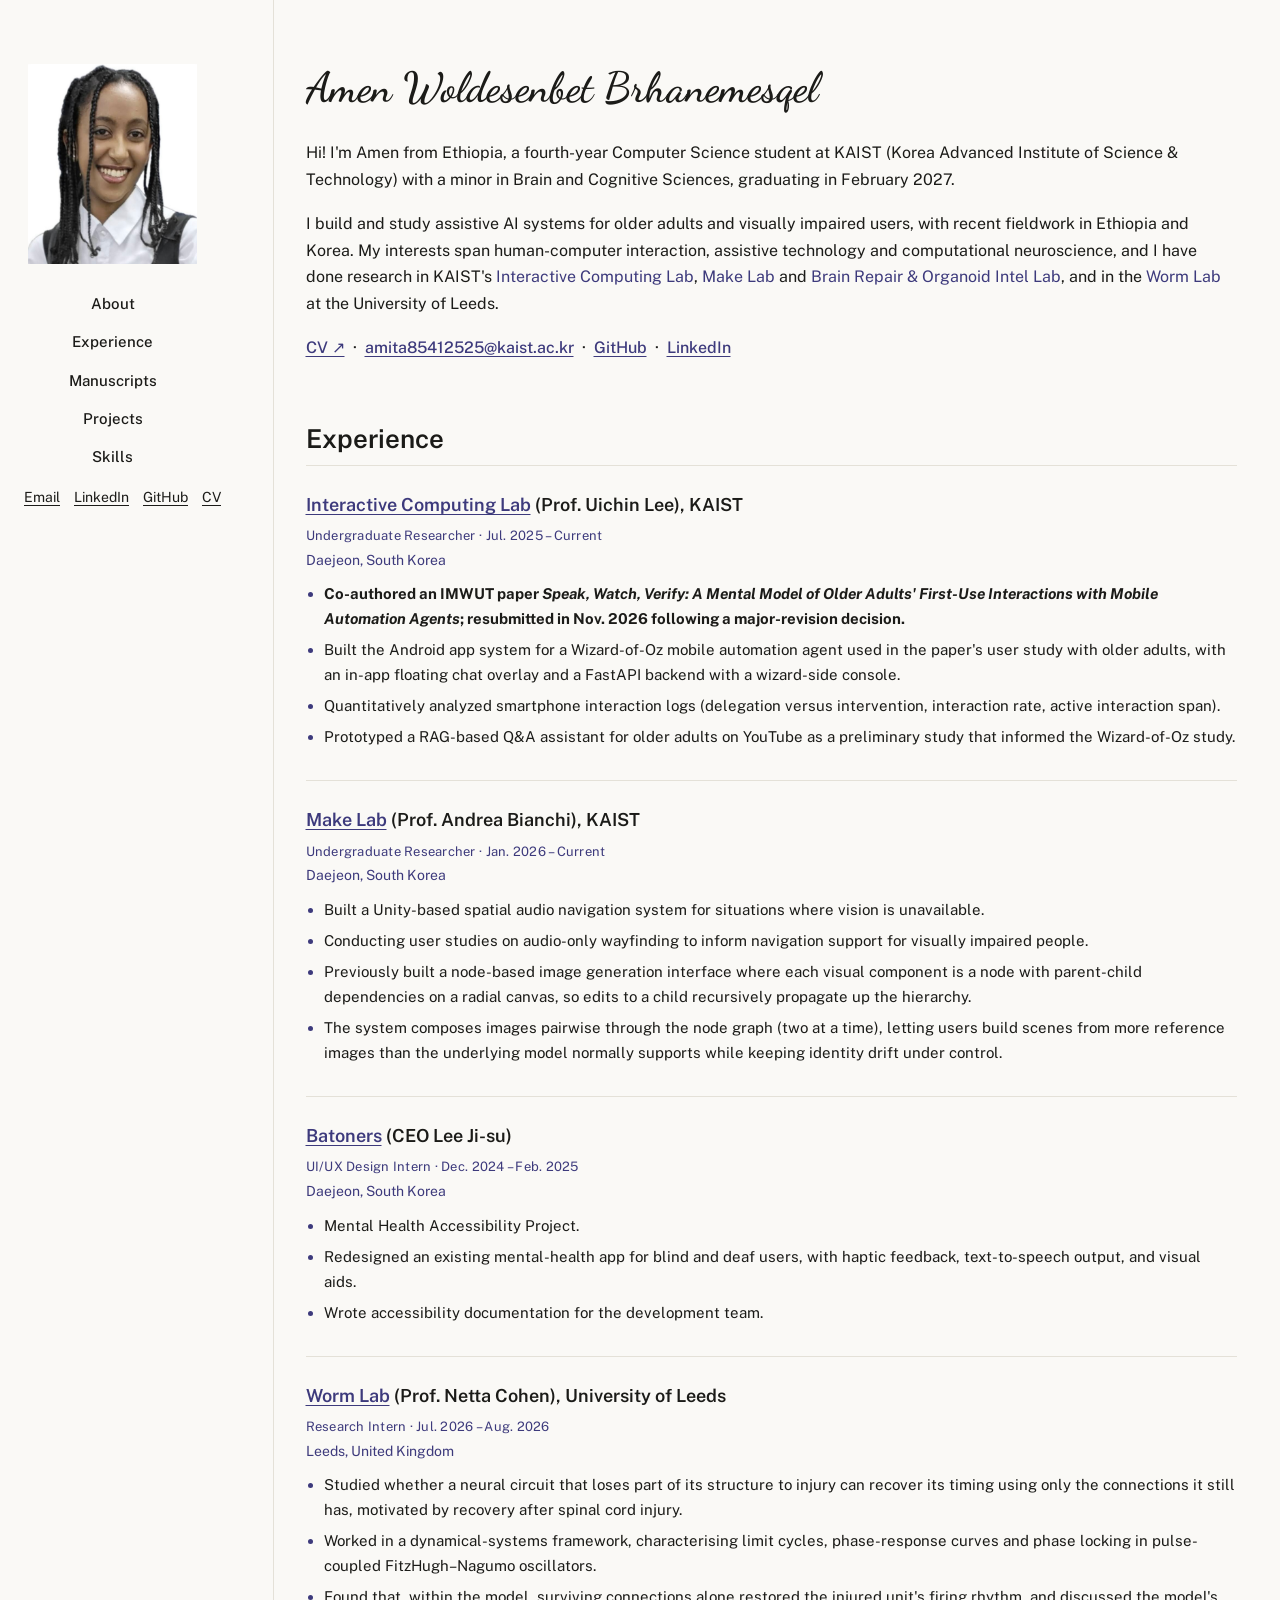
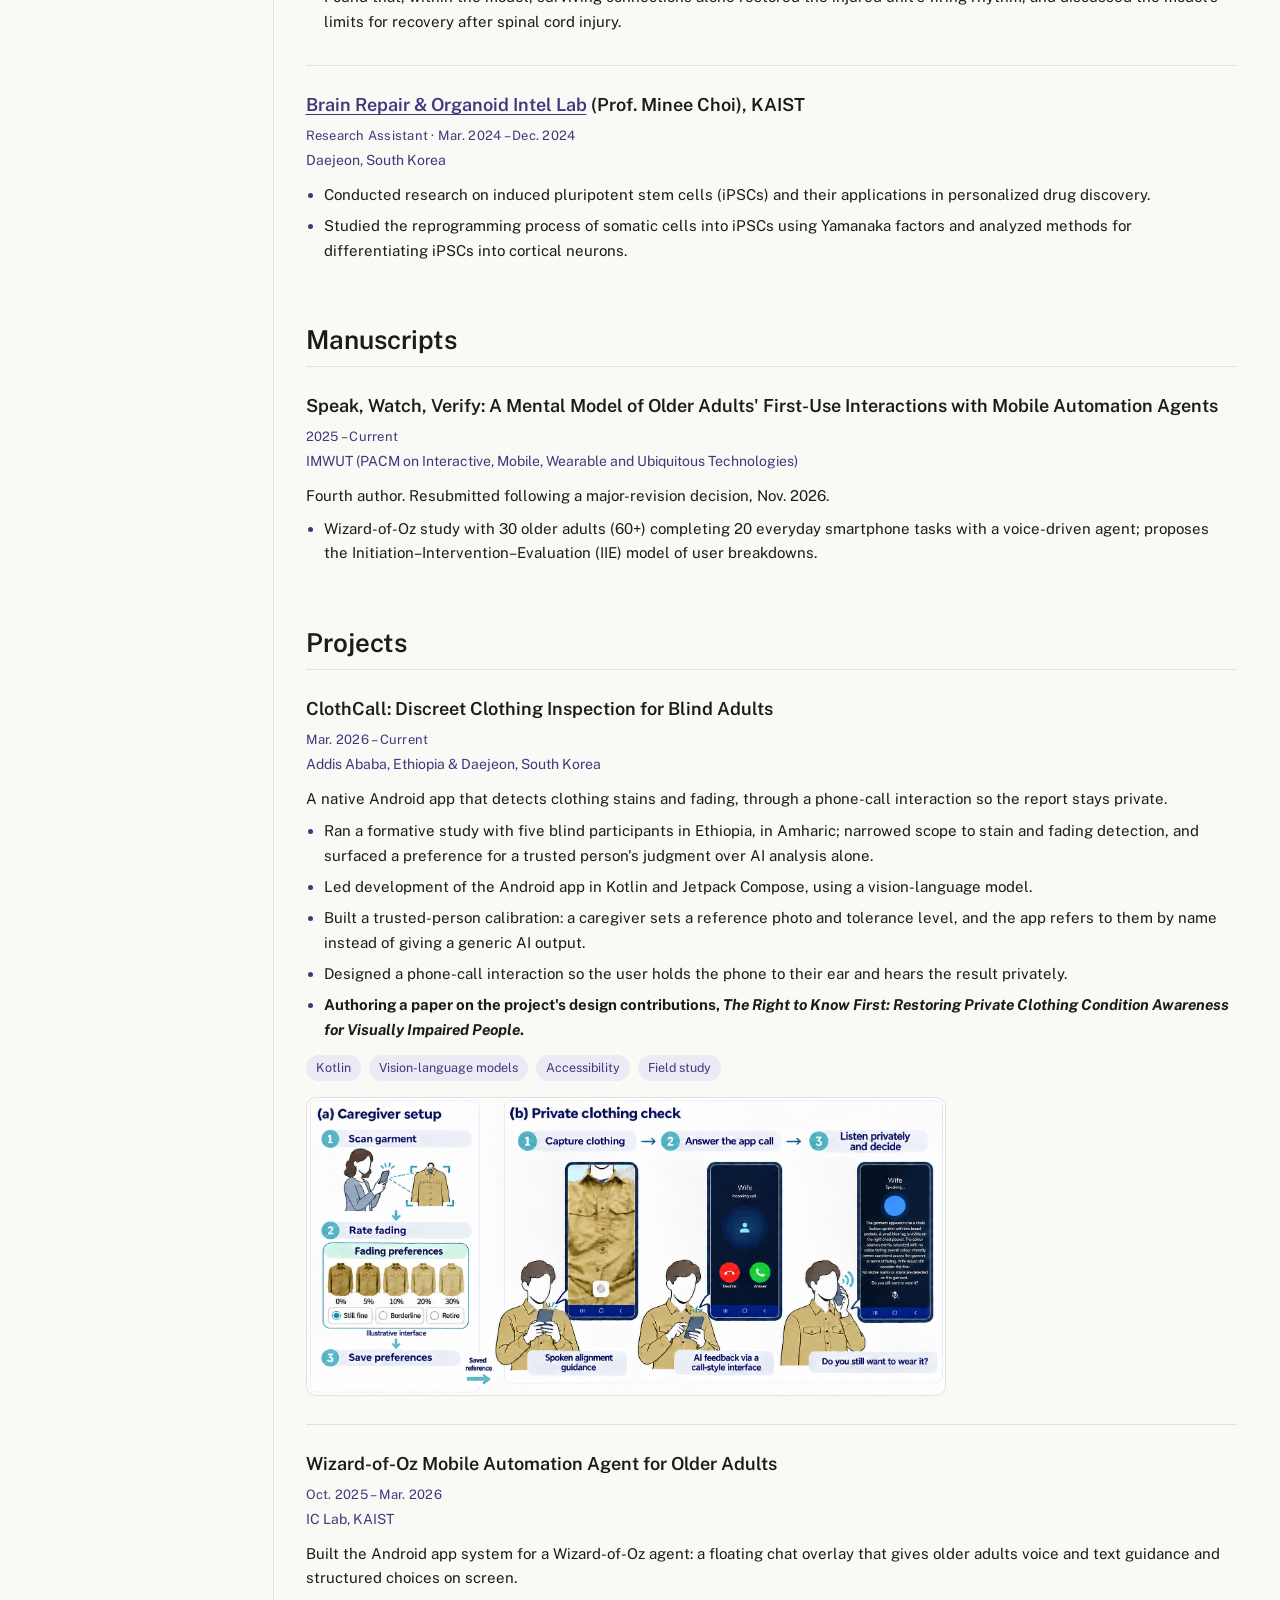
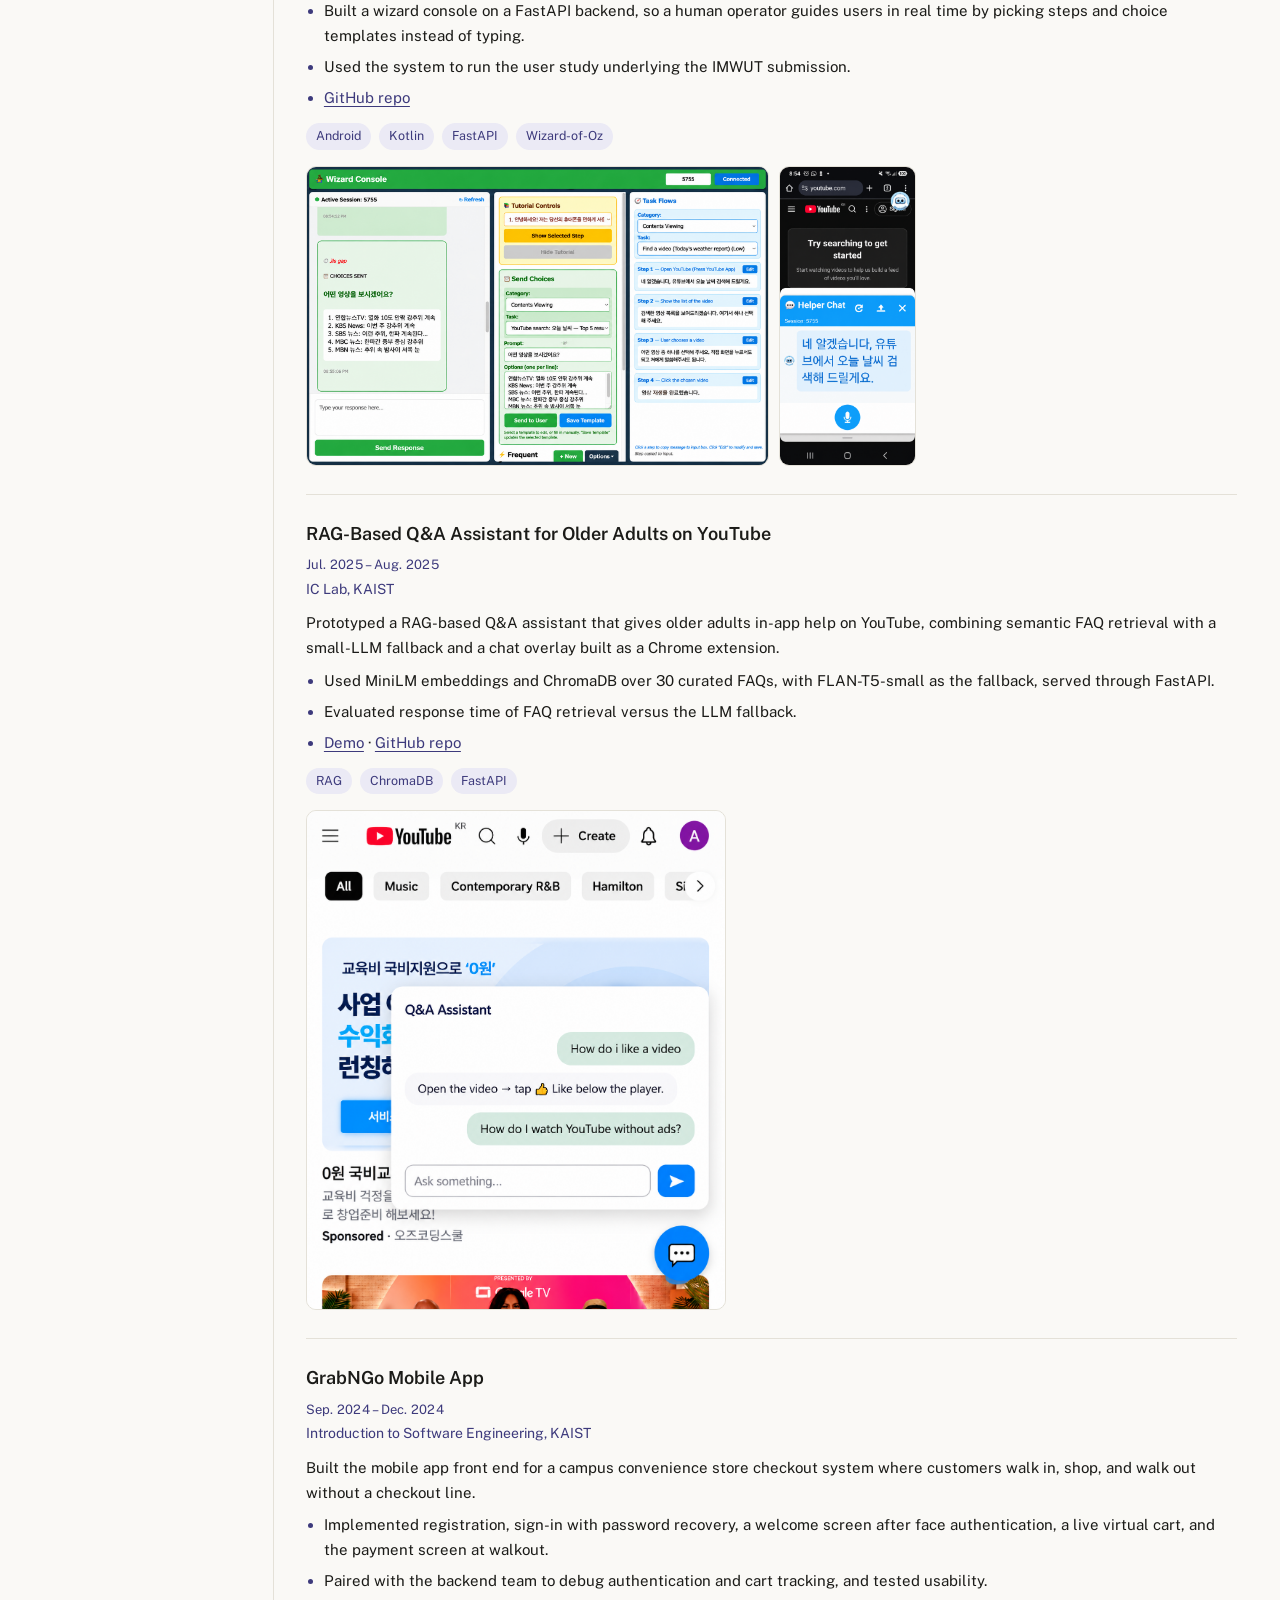
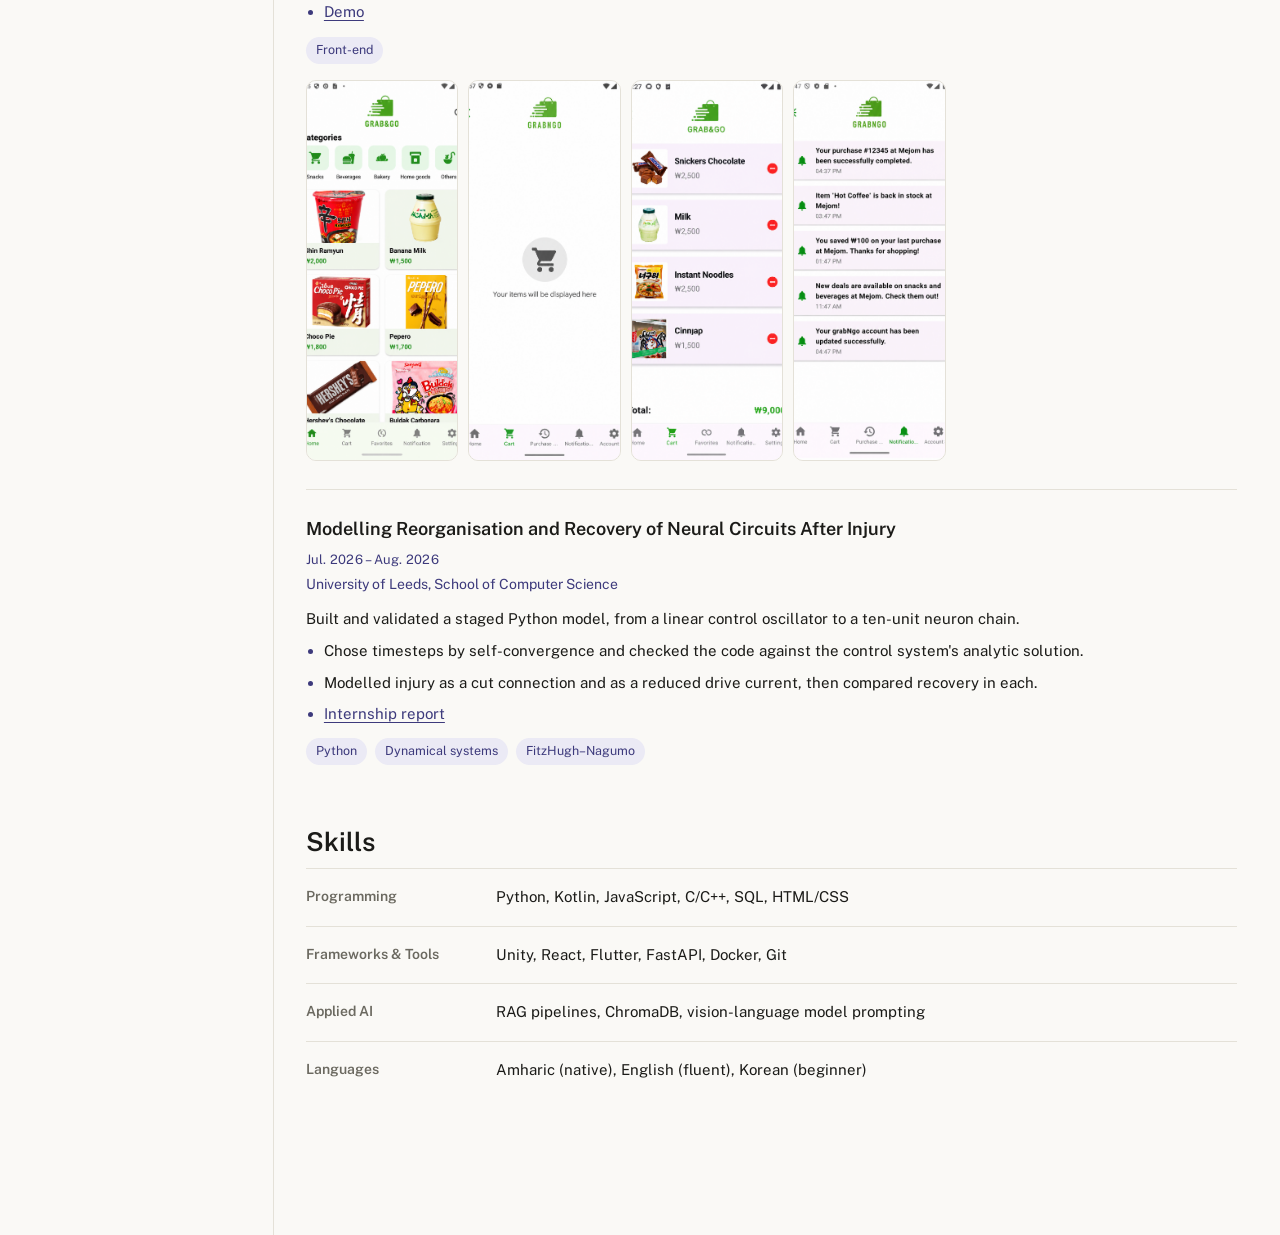
<file: index.html>
<!DOCTYPE html>
<html lang="en">
<head>
<meta charset="UTF-8">
<meta name="viewport" content="width=device-width, initial-scale=1.0">
<title>Amen W. Brhanemesqel</title>
<link rel="preconnect" href="https://fonts.googleapis.com">
<link rel="preconnect" href="https://fonts.gstatic.com" crossorigin>
<link href="https://fonts.googleapis.com/css2?family=Dancing+Script:wght@600;700&family=Fraunces:opsz,wght@9..144,500;9..144,600&family=Public+Sans:ital,wght@0,400;0,500;0,600;1,400&display=swap" rel="stylesheet">
<link rel="stylesheet" href="style.css">
</head>
<body>

<div class="layout">

  <aside class="sidebar">
    <img class="avatar" src="images/avatar.jpg" alt="Portrait of Amen Woldesenbet Brhanemesqel">
    <nav>
      <a href="#about">About</a>
      <a href="#experience">Experience</a>
      <a href="#manuscripts">Manuscripts</a>
      <a href="#projects">Projects</a>
      <a href="#skills">Skills</a>
    </nav>
    <div class="sidebar-footer">
      <div class="social-links">
        <a href="mailto:amita85412525@kaist.ac.kr">Email</a>
        <a href="https://www.linkedin.com/in/amen-woldesenbet-brhanemesqel-42a0aa442" target="_blank" rel="noopener">LinkedIn</a>
        <a href="https://github.com/amenwolde" target="_blank" rel="noopener">GitHub</a>
        <a href="Amen_Woldesenbet_Brhanemesqel.pdf" target="_blank" rel="noopener">CV</a>
      </div>
    </div>
  </aside>

  <main>

    <section id="about">
      <p class="signature">Amen Woldesenbet Brhanemesqel</p>

      <p>Hi! I'm Amen from Ethiopia, a fourth-year Computer Science student at KAIST (Korea Advanced Institute of Science &amp; Technology) with a minor in Brain and Cognitive Sciences, graduating in February 2027.</p>

      <p>I build and study assistive AI systems for older adults and visually impaired users, with recent fieldwork in Ethiopia and Korea. My interests span human-computer interaction, assistive technology and computational neuroscience, and I have done research in KAIST's <a href="https://ic.kaist.ac.kr/" target="_blank" rel="noopener">Interactive Computing Lab</a>, <a href="https://make.kaist.ac.kr/about" target="_blank" rel="noopener">Make Lab</a> and <a href="https://mineechoilab.kaist.ac.kr/members/amen-woldesenbet.html" target="_blank" rel="noopener">Brain Repair &amp; Organoid Intel Lab</a>, and in the <a href="http://wormlab.eu/" target="_blank" rel="noopener">Worm Lab</a> at the University of Leeds.</p>

      <p class="lead-link"><a href="Amen_Woldesenbet_Brhanemesqel.pdf" target="_blank" rel="noopener">CV ↗</a> &nbsp;·&nbsp; <a href="mailto:amita85412525@kaist.ac.kr">amita85412525@kaist.ac.kr</a> &nbsp;·&nbsp; <a href="https://github.com/amenwolde" target="_blank" rel="noopener">GitHub</a> &nbsp;·&nbsp; <a href="https://www.linkedin.com/in/amen-woldesenbet-brhanemesqel-42a0aa442" target="_blank" rel="noopener">LinkedIn</a></p>
    </section>

    <section id="experience">
      <h2>Experience</h2>

      <div class="entry">
        <h3><a href="https://ic.kaist.ac.kr/" target="_blank" rel="noopener">Interactive Computing Lab</a> (Prof. Uichin Lee), KAIST</h3>
        <div class="meta">Undergraduate Researcher · Jul. 2025 – Current</div>
        <div class="place">Daejeon, South Korea</div>
        <ul>
          <li><strong>Co-authored an IMWUT paper <em>Speak, Watch, Verify: A Mental Model of Older Adults' First-Use Interactions with Mobile Automation Agents</em>; resubmitted in Nov. 2026 following a major-revision decision.</strong></li>
          <li>Built the Android app system for a Wizard-of-Oz mobile automation agent used in the paper's user study with older adults, with an in-app floating chat overlay and a FastAPI backend with a wizard-side console.</li>
          <li>Quantitatively analyzed smartphone interaction logs (delegation versus intervention, interaction rate, active interaction span).</li>
          <li>Prototyped a RAG-based Q&amp;A assistant for older adults on YouTube as a preliminary study that informed the Wizard-of-Oz study.</li>
        </ul>
      </div>

      <div class="entry">
        <h3><a href="https://make.kaist.ac.kr/about" target="_blank" rel="noopener">Make Lab</a> (Prof. Andrea Bianchi), KAIST</h3>
        <div class="meta">Undergraduate Researcher · Jan. 2026 – Current</div>
        <div class="place">Daejeon, South Korea</div>
        <ul>
          <li>Built a Unity-based spatial audio navigation system for situations where vision is unavailable.</li>
          <li>Conducting user studies on audio-only wayfinding to inform navigation support for visually impaired people.</li>
          <li>Previously built a node-based image generation interface where each visual component is a node with parent-child dependencies on a radial canvas, so edits to a child recursively propagate up the hierarchy.</li>
          <li>The system composes images pairwise through the node graph (two at a time), letting users build scenes from more reference images than the underlying model normally supports while keeping identity drift under control.</li>
        </ul>
      </div>

      <div class="entry">
        <h3><a href="https://batoners.com/" target="_blank" rel="noopener">Batoners</a> (CEO Lee Ji-su)</h3>
        <div class="meta">UI/UX Design Intern · Dec. 2024 – Feb. 2025</div>
        <div class="place">Daejeon, South Korea</div>
        <ul>
          <li>Mental Health Accessibility Project.</li>
          <li>Redesigned an existing mental-health app for blind and deaf users, with haptic feedback, text-to-speech output, and visual aids.</li>
          <li>Wrote accessibility documentation for the development team.</li>
        </ul>
      </div>

      <div class="entry">
        <h3><a href="http://wormlab.eu/" target="_blank" rel="noopener">Worm Lab</a> (Prof. Netta Cohen), University of Leeds</h3>
        <div class="meta">Research Intern · Jul. 2026 – Aug. 2026</div>
        <div class="place">Leeds, United Kingdom</div>
        <ul>
          <li>Studied whether a neural circuit that loses part of its structure to injury can recover its timing using only the connections it still has, motivated by recovery after spinal cord injury.</li>
          <li>Worked in a dynamical-systems framework, characterising limit cycles, phase-response curves and phase locking in pulse-coupled FitzHugh–Nagumo oscillators.</li>
          <li>Found that, within the model, surviving connections alone restored the injured unit's firing rhythm, and discussed the model's limits for recovery after spinal cord injury.</li>
        </ul>
      </div>

      <div class="entry">
        <h3><a href="https://mineechoilab.kaist.ac.kr/members/amen-woldesenbet.html" target="_blank" rel="noopener">Brain Repair &amp; Organoid Intel Lab</a> (Prof. Minee Choi), KAIST</h3>
        <div class="meta">Research Assistant · Mar. 2024 – Dec. 2024</div>
        <div class="place">Daejeon, South Korea</div>
        <ul>
          <li>Conducted research on induced pluripotent stem cells (iPSCs) and their applications in personalized drug discovery.</li>
          <li>Studied the reprogramming process of somatic cells into iPSCs using Yamanaka factors and analyzed methods for differentiating iPSCs into cortical neurons.</li>
        </ul>
      </div>
    </section>

    <section id="manuscripts">
      <h2>Manuscripts</h2>

      <div class="entry">
        <h3>Speak, Watch, Verify: A Mental Model of Older Adults' First-Use Interactions with Mobile Automation Agents</h3>
        <div class="meta">2025 – Current</div>
        <div class="place">IMWUT (PACM on Interactive, Mobile, Wearable and Ubiquitous Technologies)</div>
        <p>Fourth author. Resubmitted following a major-revision decision, Nov. 2026.</p>
        <ul>
          <li>Wizard-of-Oz study with 30 older adults (60+) completing 20 everyday smartphone tasks with a voice-driven agent; proposes the Initiation–Intervention–Evaluation (IIE) model of user breakdowns.</li>
        </ul>
      </div>
    </section>

    <section id="projects">
      <h2>Projects</h2>

      <div class="entry">
        <h3>ClothCall: Discreet Clothing Inspection for Blind Adults</h3>
        <div class="meta">Mar. 2026 – Current</div>
        <div class="place">Addis Ababa, Ethiopia &amp; Daejeon, South Korea</div>
        <p>A native Android app that detects clothing stains and fading, through a phone-call interaction so the report stays private.</p>
        <ul>
          <li>Ran a formative study with five blind participants in Ethiopia, in Amharic; narrowed scope to stain and fading detection, and surfaced a preference for a trusted person's judgment over AI analysis alone.</li>
          <li>Led development of the Android app in Kotlin and Jetpack Compose, using a vision-language model.</li>
          <li>Built a trusted-person calibration: a caregiver sets a reference photo and tolerance level, and the app refers to them by name instead of giving a generic AI output.</li>
          <li>Designed a phone-call interaction so the user holds the phone to their ear and hears the result privately.</li>
          <li><strong>Authoring a paper on the project's design contributions, <em>The Right to Know First: Restoring Private Clothing Condition Awareness for Visually Impaired People</em>.</strong></li>
        </ul>
        <div class="tag-row">
          <span class="tag">Kotlin</span>
          <span class="tag">Vision-language models</span>
          <span class="tag">Accessibility</span>
          <span class="tag">Field study</span>
        </div>
        <img class="entry-img clothcall-overview" src="images/clothcall-overview-faceless-v7.png" alt="ClothCall overview: the flow from calibrating a trusted person, taking a shirt photo, receiving a call, and hearing the inspection result">

      </div>

      <div class="entry">
        <h3>Wizard-of-Oz Mobile Automation Agent for Older Adults</h3>
        <div class="meta">Oct. 2025 – Mar. 2026</div>
        <div class="place">IC Lab, KAIST</div>
        <p>Built the Android app system for a Wizard-of-Oz agent: a floating chat overlay that gives older adults voice and text guidance and structured choices on screen.</p>
        <ul>
          <li>Built a wizard console on a FastAPI backend, so a human operator guides users in real time by picking steps and choice templates instead of typing.</li>
          <li>Used the system to run the user study underlying the IMWUT submission.</li>
          <li><a href="https://github.com/Kaist-ICLab/Mobile-AI-helper" target="_blank" rel="noopener">GitHub repo</a></li>
        </ul>
        <div class="tag-row">
          <span class="tag">Android</span>
          <span class="tag">Kotlin</span>
          <span class="tag">FastAPI</span>
          <span class="tag">Wizard-of-Oz</span>
        </div>
        <div class="image-row pair">
          <img class="entry-img wide" src="images/wizard-of-oz-console.png" alt="Wizard Console: active session with choices sent to the user ('어떤 영상을 보시겠어요?' and five Korean news options), tutorial controls, 'Send Choices' template picker, and a Task Flows panel showing the Contents Viewing task 'Find a video (Today's weather report)' broken into four editable steps">
          <img class="entry-img phone" src="images/wizard-of-oz-phone.png" alt="Older-adult phone on YouTube KR with the Helper Chat overlay opened; the assistant says in Korean '네 알겠습니다, 유튜브에서 오늘 날씨 검색해 드릴게요.' above a large microphone button">
        </div>
      </div>

      <div class="entry">
        <h3>RAG-Based Q&amp;A Assistant for Older Adults on YouTube</h3>
        <div class="meta">Jul. 2025 – Aug. 2025</div>
        <div class="place">IC Lab, KAIST</div>
        <p>Prototyped a RAG-based Q&amp;A assistant that gives older adults in-app help on YouTube, combining semantic FAQ retrieval with a small-LLM fallback and a chat overlay built as a Chrome extension.</p>
        <ul>
          <li>Used MiniLM embeddings and ChromaDB over 30 curated FAQs, with FLAN-T5-small as the fallback, served through FastAPI.</li>
          <li>Evaluated response time of FAQ retrieval versus the LLM fallback.</li>
          <li><a href="https://drive.google.com/file/d/1zM8v5Gv-6i6zQXkNu6hFYhzypun6-TdA/view?usp=sharing" target="_blank" rel="noopener">Demo</a> · <a href="https://github.com/amenwolde/Youtube-extension" target="_blank" rel="noopener">GitHub repo</a></li>
        </ul>
        <div class="tag-row">
          <span class="tag">RAG</span>
          <span class="tag">ChromaDB</span>
          <span class="tag">FastAPI</span>
        </div>
        <img class="entry-img" src="images/youtube-rag-ext.png" alt="Q&amp;A Assistant overlay on YouTube KR: user asks 'How do I like a video' and the assistant replies 'Open the video, tap Like below the player'; a second question 'How do I watch YouTube without ads?' is in the input">
      </div>

      <div class="entry">
        <h3>GrabNGo Mobile App</h3>
        <div class="meta">Sep. 2024 – Dec. 2024</div>
        <div class="place">Introduction to Software Engineering, KAIST</div>
        <p>Built the mobile app front end for a campus convenience store checkout system where customers walk in, shop, and walk out without a checkout line.</p>
        <ul>
          <li>Implemented registration, sign-in with password recovery, a welcome screen after face authentication, a live virtual cart, and the payment screen at walkout.</li>
          <li>Paired with the backend team to debug authentication and cart tracking, and tested usability.</li>
          <li><a href="https://drive.google.com/file/d/1HJCICB93lQ8GSmQ17-0LfWwXsdIGV2eK/view?usp=sharing" target="_blank" rel="noopener">Demo</a></li>
        </ul>
        <div class="tag-row">
          <span class="tag">Front-end</span>
        </div>
        <div class="image-row quad">
          <img class="entry-img phone" src="images/grabngo-home.png" alt="GRAB&amp;GO home: Categories row (Snacks, Beverages, Bakery, Home goods, Others) above a product grid with Shin Ramyun ₩2,000, Banana Milk ₩1,500, Choco Pie ₩1,800, Pepero ₩1,700, Hershey's Chocolate, and Buldak Carbonara">
          <img class="entry-img phone" src="images/grabngo-cart-empty.png" alt="GRABNGO empty cart screen with a shopping-cart icon and the message 'Your items will be displayed here', Cart tab active in the bottom nav">
          <img class="entry-img phone" src="images/grabngo-cart-filled.png" alt="GRAB&amp;GO cart with four items (Snickers Chocolate ₩2,500, Milk ₩2,500, Instant Noodles ₩2,500, Cinnjap ₩1,500), each with a red remove button, and a running total of ₩9,000">
          <img class="entry-img phone" src="images/grabngo-notifications.png" alt="GRABNGO notifications feed: purchase #12345 at Mejom completed, Hot Coffee back in stock, saved ₩100 on last purchase, new deals on snacks and beverages, account updated successfully">
        </div>
      </div>

      <div class="entry">
        <h3>Modelling Reorganisation and Recovery of Neural Circuits After Injury</h3>
        <div class="meta">Jul. 2026 – Aug. 2026</div>
        <div class="place">University of Leeds, School of Computer Science</div>
        <p>Built and validated a staged Python model, from a linear control oscillator to a ten-unit neuron chain.</p>
        <ul>
          <li>Chose timesteps by self-convergence and checked the code against the control system's analytic solution.</li>
          <li>Modelled injury as a cut connection and as a reduced drive current, then compared recovery in each.</li>
          <li><a href="https://drive.google.com/file/d/1W3PH9Ff0q4g5hTz11ZcTxBwVVzl6ne8S/view?usp=sharing" target="_blank" rel="noopener">Internship report</a></li>
        </ul>
        <div class="tag-row">
          <span class="tag">Python</span>
          <span class="tag">Dynamical systems</span>
          <span class="tag">FitzHugh–Nagumo</span>
        </div>
      </div>
    </section>

    <section id="skills">
      <h2>Skills</h2>

      <div class="entry skill-row">
        <div class="skill-cat">Programming</div>
        <div class="skill-list">Python, Kotlin, JavaScript, C/C++, SQL, HTML/CSS</div>
      </div>

      <div class="entry skill-row">
        <div class="skill-cat">Frameworks &amp; Tools</div>
        <div class="skill-list">Unity, React, Flutter, FastAPI, Docker, Git</div>
      </div>

      <div class="entry skill-row">
        <div class="skill-cat">Applied AI</div>
        <div class="skill-list">RAG pipelines, ChromaDB, vision-language model prompting</div>
      </div>

      <div class="entry skill-row">
        <div class="skill-cat">Languages</div>
        <div class="skill-list">Amharic (native), English (fluent), Korean (beginner)</div>
      </div>
    </section>

  </main>

</div>

</body>
</html>
</file>
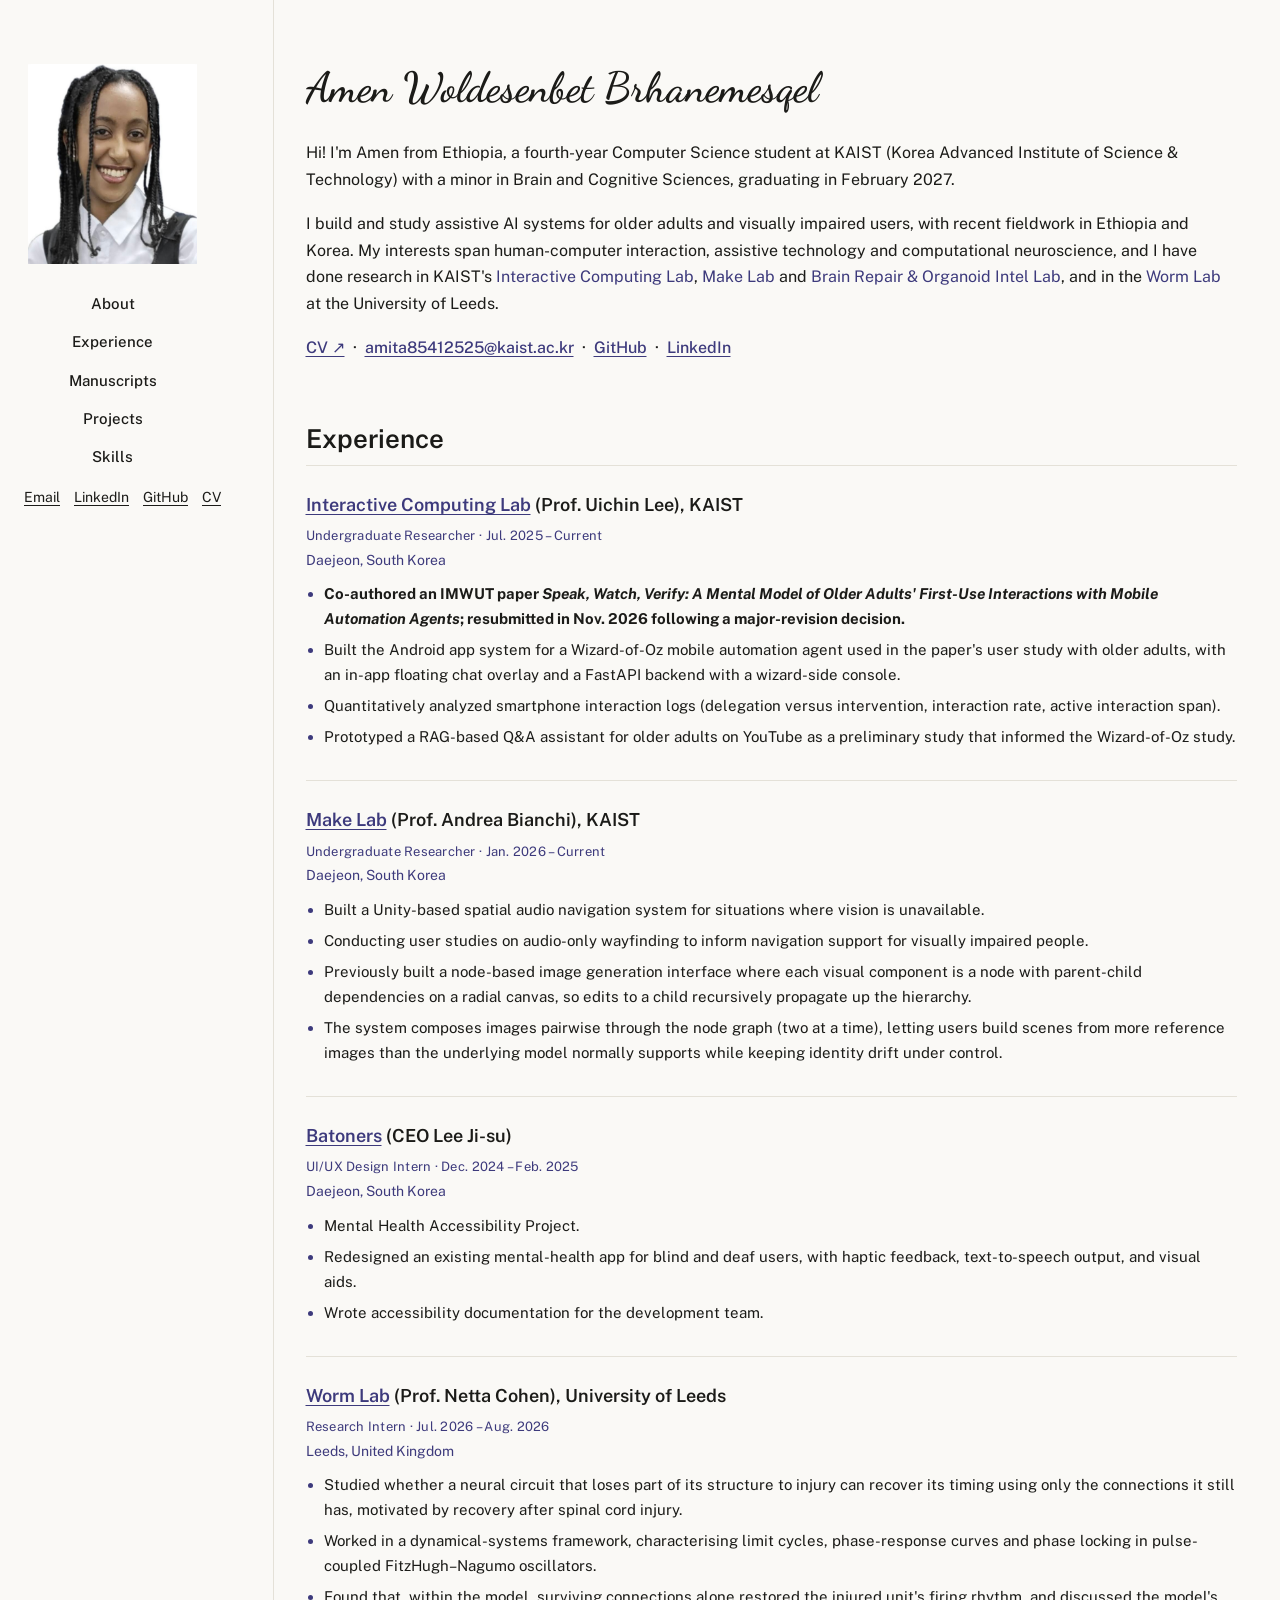
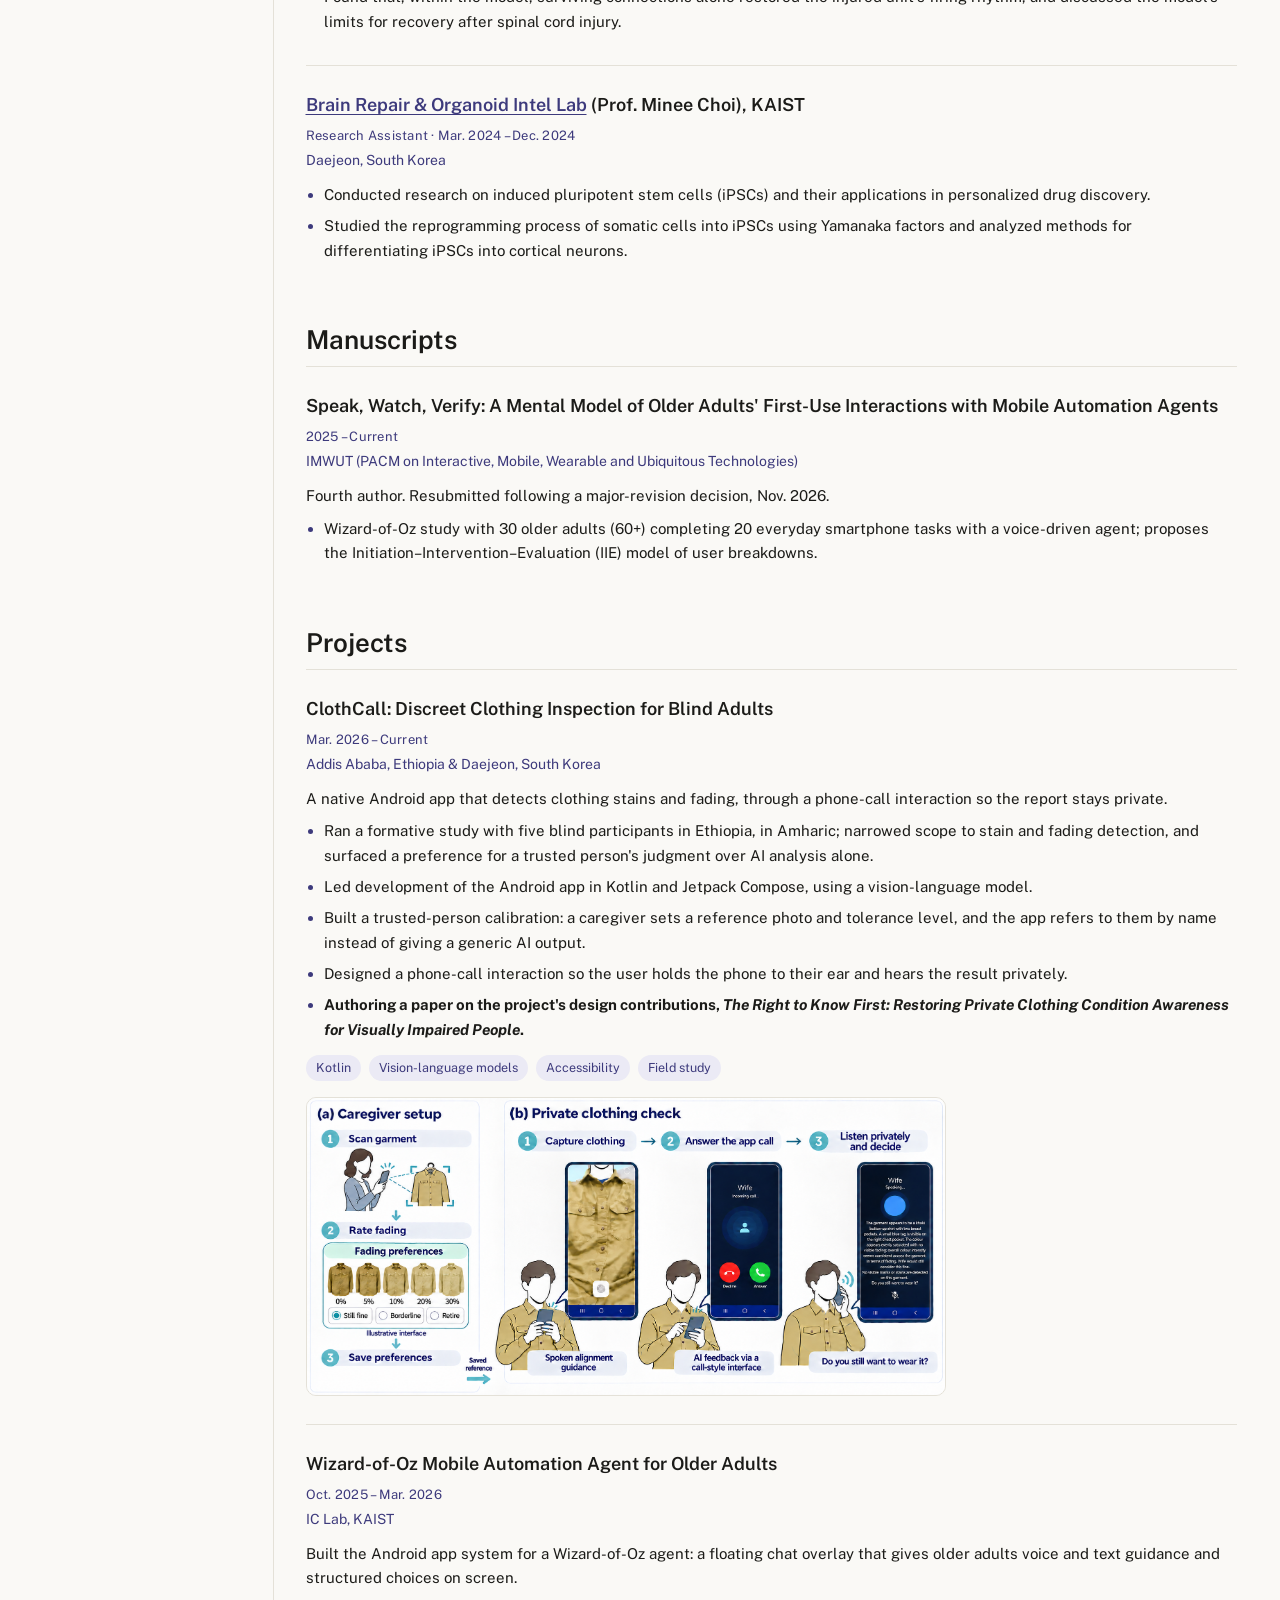
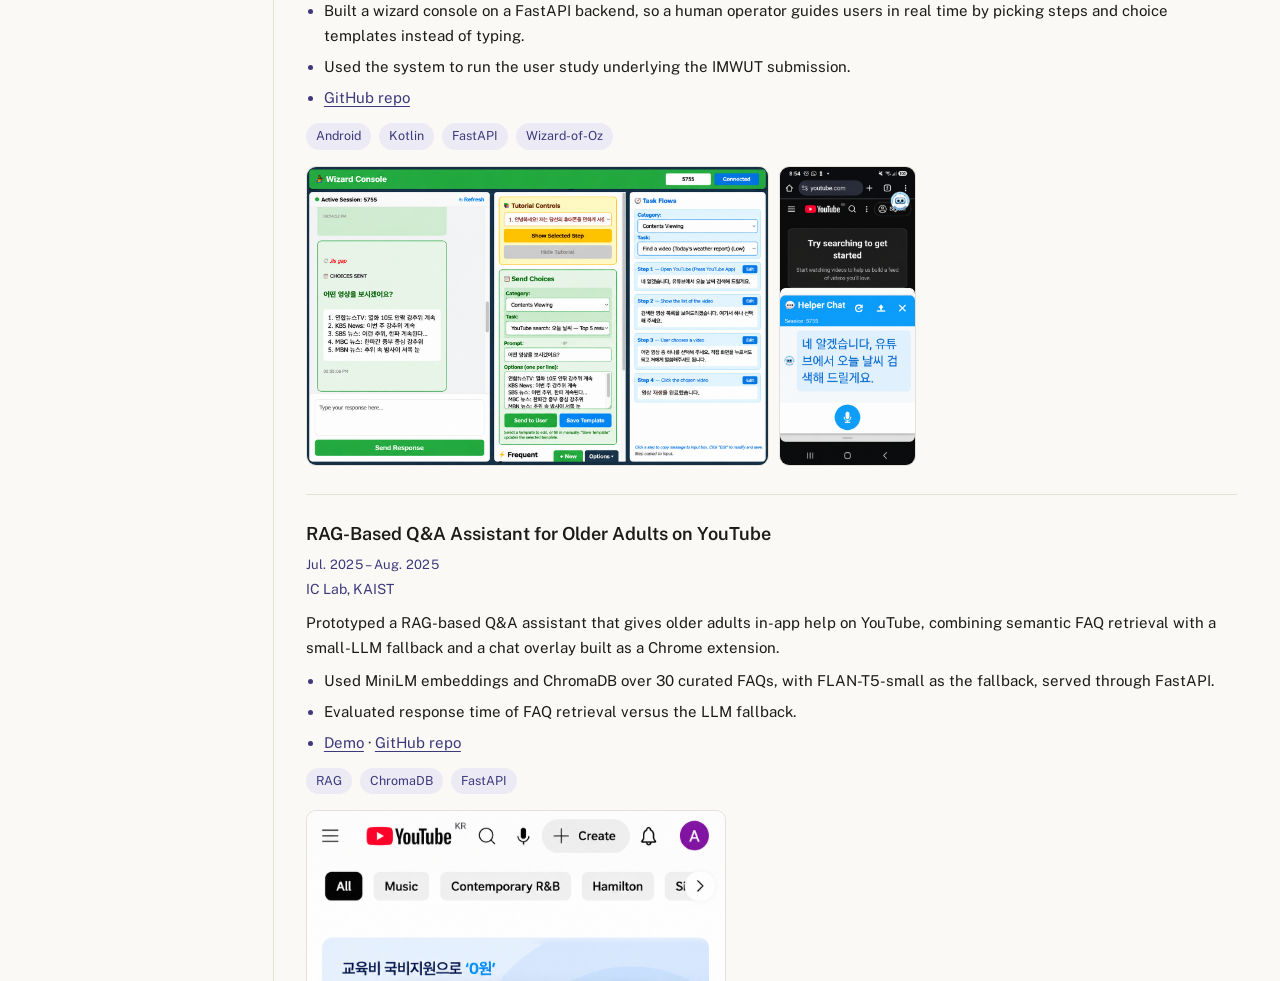
<file: projects.html>
<!DOCTYPE html>
<html lang="en">
<head>
<meta charset="UTF-8">
<meta http-equiv="refresh" content="0; url=index.html#projects">
<link rel="canonical" href="index.html#projects">
<title>Projects · Amen W. Brhanemesqel</title>
</head>
<body>
<p>Redirecting to <a href="index.html#projects">Projects</a>.</p>
</body>
</html>
</file>
<file: style.css>
@font-face {
  font-family: 'Southmore';
  src: url('fonts/Southmore.ttf') format('truetype');
  font-weight: normal;
  font-style: normal;
  font-display: swap;
}

:root {
  --ink: #1B1B18;
  --muted: #6B6960;
  --hair: #E4E1D8;
  --bg: #FAF9F6;
  --card: #FFFFFF;
  --accent: #3D3A7C;
  --accent-soft: #EBEAF5;
}

* { box-sizing: border-box; }

html { overflow-y: scroll; scrollbar-gutter: stable; scroll-behavior: smooth; }

section { scroll-margin-top: 2rem; }

body {
  margin: 0;
  background: var(--bg);
  color: var(--ink);
  font-family: 'Public Sans', -apple-system, BlinkMacSystemFont, sans-serif;
  font-size: 16px;
  line-height: 1.65;
  -webkit-font-smoothing: antialiased;
  overflow-x: hidden;
}

a { color: var(--accent); text-decoration: none; }
a:hover { text-decoration: underline; }

.lead-link a,
.entry a,
.entry ul a {
  text-decoration: underline;
  text-underline-offset: 3px;
  text-decoration-thickness: 1px;
}
.lead-link a:hover,
.entry a:hover,
.entry ul a:hover { text-decoration-thickness: 2px; }

.layout {
  display: grid;
  grid-template-columns: 260px minmax(0, 980px);
  justify-content: center;
  max-width: 1500px;
  margin: 0 auto;
  min-height: 100vh;
}

.sidebar {
  position: sticky;
  top: 0;
  align-self: start;
  padding: 4rem 1.5rem 2rem 0;
  display: flex;
  flex-direction: column;
}

.avatar {
  width: 200px;
  height: 200px;
  border-radius: 18px;
  background: transparent;
  object-fit: contain;
  display: block;
  margin-bottom: 1.75rem;
}

nav {
  display: flex;
  flex-direction: column;
  align-items: center;
  gap: 0.85rem;
  width: 200px;
}

nav a {
  color: var(--ink);
  font-weight: 500;
  font-size: 15px;
}

nav a:hover { color: var(--accent); text-decoration: none; }
nav a.current { text-decoration: underline; text-underline-offset: 4px; }

.sidebar-footer {
  margin-top: 1rem;
  padding-top: 0;
  align-self: center;
  margin-left: -16px;
  text-align: left;
}

.social-links {
  display: flex;
  gap: 14px;
  flex-wrap: wrap;
  font-size: 14px;
}

.social-links a {
  color: var(--ink);
  text-decoration: underline;
  text-underline-offset: 3px;
  text-decoration-thickness: 1px;
}
.social-links a:hover { color: var(--accent); text-decoration-thickness: 2px; }

main {
  padding: 4rem 1rem 6rem 2rem;
  border-left: 1px solid var(--hair);
  min-width: 0;
}

.signature {
  font-family: 'Dancing Script', 'Fraunces', cursive;
  font-size: 42px;
  font-weight: 600;
  letter-spacing: 0;
  line-height: 1.15;
  margin: 0 0 1.75rem;
}

.page-title {
  font-size: 30px;
  font-weight: 600;
  margin: 0 0 2rem;
}

p {
  margin: 0 0 1.15rem;
  color: var(--ink);
}

p.lead-link {
  font-weight: 500;
}

section { margin-bottom: 3.5rem; }

h2 {
  font-size: 26px;
  font-weight: 600;
  margin: 0 0 0.25rem;
}

.entry {
  border-top: 1px solid var(--hair);
  padding: 1.5rem 0;
}

.entry:last-child { padding-bottom: 0; }

.entry h3 {
  font-size: 18px;
  font-weight: 600;
  margin: 0 0 0.35rem;
}

.entry .meta {
  font-size: 13px;
  letter-spacing: 0.02em;
  color: var(--accent);
  margin-bottom: 0.15rem;
}

.entry .place {
  font-size: 14px;
  color: var(--accent);
  margin-bottom: 0.65rem;
}

.entry .place a {
  color: var(--accent);
  text-decoration: underline;
  text-underline-offset: 3px;
  text-decoration-thickness: 1px;
}
.entry .place a:hover { text-decoration-thickness: 2px; }

.entry p { margin-bottom: 0.5rem; font-size: 15px; }

.entry ul {
  margin: 0.5rem 0 0;
  padding-left: 1.15rem;
}

.entry ul li {
  margin-bottom: 0.4rem;
  font-size: 15px;
}

.entry ul li::marker { color: var(--accent); }

.entry-img {
  display: block;
  width: 100%;
  max-width: 420px;
  margin: 1rem 0 0.25rem;
  border-radius: 10px;
  border: 1px solid var(--hair);
  background: var(--bg);
}

.entry-img.clothcall-overview {
  max-width: 640px;
}

.image-row {
  display: flex;
  flex-wrap: wrap;
  align-items: flex-start;
  gap: 10px;
  margin: 1rem 0 0.25rem;
  max-width: 640px;
}

.image-row .entry-img { margin: 0; }
.image-row .entry-img.wide { flex: 1 1 300px; max-width: 320px; }
.image-row .entry-img.phone { flex: 0 0 130px; max-width: 150px; }

.image-row.triple .entry-img.phone,
.image-row.quad  .entry-img.phone {
  flex: 1 1 0;
  min-width: 0;
  max-width: none;
  aspect-ratio: 2 / 5;         /* matches the source screenshots */
  object-fit: cover;
  object-position: center;
}

/* Pair: console + phone, same height, widths differ by aspect ratio */
.image-row.pair { max-width: 640px; align-items: stretch; }
.image-row.pair .entry-img {
  flex: 0 0 auto;
  height: 300px;
  width: auto;
  max-width: none;
  object-fit: contain;
}

@media (max-width: 540px) {
  .image-row {
    flex-wrap: nowrap;
    overflow-x: auto;
    -webkit-overflow-scrolling: touch;
    scroll-snap-type: x mandatory;
    max-width: 100%;
    padding-bottom: 6px;
  }
  .image-row .entry-img {
    scroll-snap-align: start;
    flex: 0 0 auto;
  }
  .image-row.quad .entry-img.phone {
    width: 140px;
    flex: 0 0 140px;
    max-width: none;
    aspect-ratio: 2 / 5;
  }
  .image-row.pair .entry-img {
    height: 200px;
    width: auto;
  }
}

.tag-row {
  display: flex;
  flex-wrap: wrap;
  gap: 8px;
  margin-top: 0.75rem;
}

.tag {
  font-size: 12.5px;
  color: var(--accent);
  background: var(--accent-soft);
  padding: 3px 10px;
  border-radius: 20px;
}

.skill-row {
  display: grid;
  grid-template-columns: 170px 1fr;
  gap: 1.25rem;
  padding: 1rem 0;
}

.skill-row .skill-cat {
  font-size: 14px;
  font-weight: 600;
  color: var(--muted);
}

.skill-row .skill-list {
  font-size: 15px;
}

@media (max-width: 800px) {
  .skill-row {
    grid-template-columns: 1fr;
    gap: 0.25rem;
  }
}

@media (max-width: 800px) {
  .layout { grid-template-columns: 1fr; }
  .sidebar {
    position: relative;
    height: auto;
    padding: 2.5rem 1.5rem 1.5rem;
    flex-direction: row;
    align-items: center;
    gap: 1.5rem;
  }
  .avatar { width: 110px; height: 110px; margin-bottom: 0; border-radius: 14px; }
  nav { flex-direction: row; flex-wrap: wrap; gap: 1.25rem; width: auto; align-items: center; }
  .sidebar-footer { display: none; }
  main { padding: 2.5rem 1.5rem 4rem; border-left: none; border-top: 1px solid var(--hair); max-width: 100%; }
  .signature { font-size: 28px; }
}
</file>
